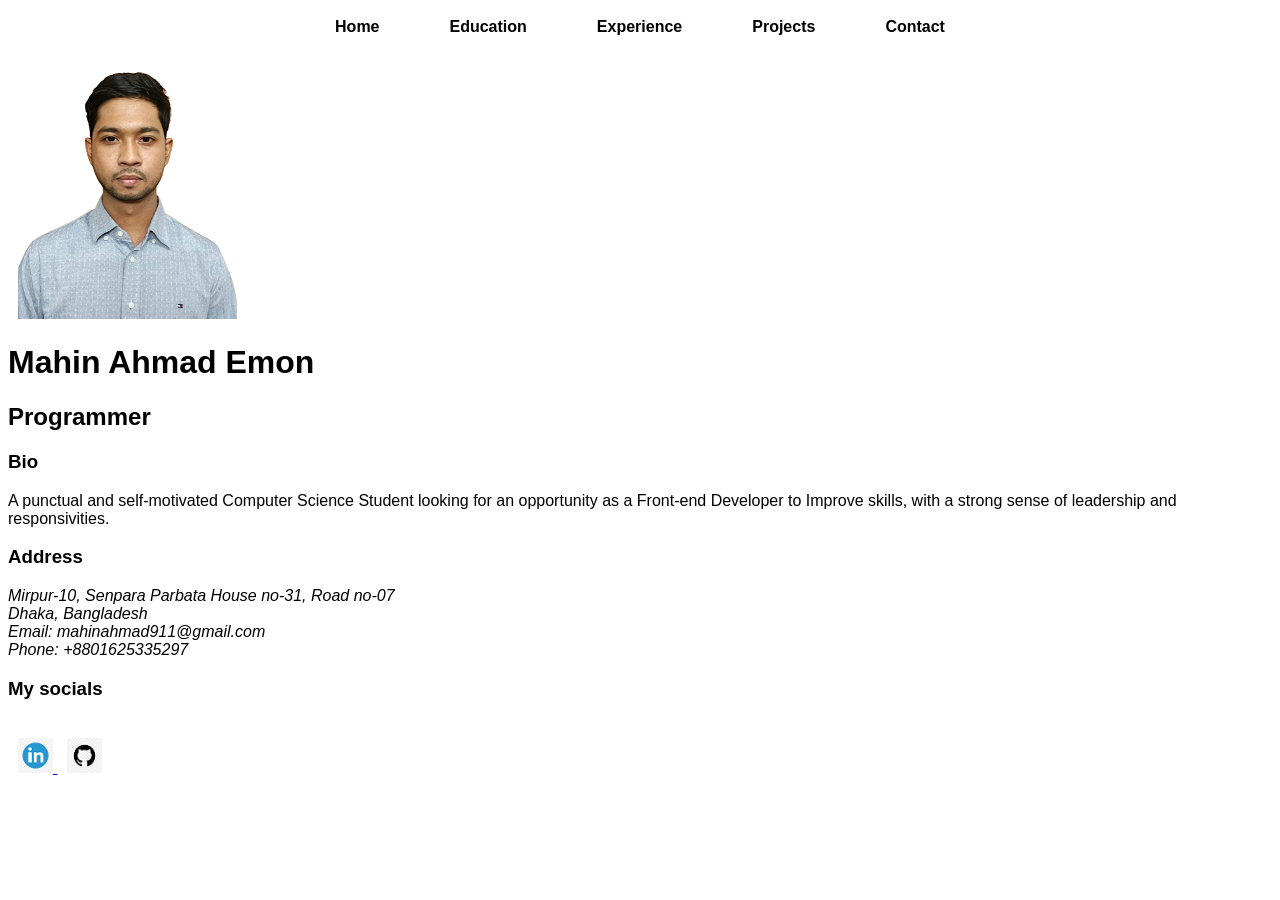
<file: portfolio/index.html>
<!DOCTYPE html>
<html>

<head>
    <title>
        My Portfolio
    </title>
    <link rel="stylesheet" href="css/style.css">
</head>

<body>
    <nav class="menu">
        <ul>
            <li><a href="index.html">Home</a></li>
            <li><a href="html/educations.html">Education</a></li>
            <li><a href="html/experience.html">Experience</a></li>
            <li><a href="html/projects.html">Projects</a></li>
            <li><a href="html/contact.html">Contact</a></li>
        </ul>
    </nav>

    <img src="data/CVPIC.png" alt="pic">
    <h1>Mahin Ahmad Emon</h1>
    <h2>Programmer</h2>
    <h3>Bio</h3>
    <p>A punctual and self-motivated Computer Science Student looking for an opportunity as
        a Front-end Developer to Improve skills, with a strong sense
        of leadership and responsivities.</p>
    <h3>Address</h3>
    <Address>
        Mirpur-10, Senpara Parbata House no-31, Road no-07 <br>
        Dhaka, Bangladesh<br>
        Email: mahinahmad911@gmail.com<br>
        Phone: +8801625335297
    </Address>

    <footer class="footer">
        <h3>My socials</h3>
        <a href="https://www.linkedin.com/in/mahin-ahmad-emon-5a2ab5274/" target="_blank">
            <img src="data/linkedin.png" alt="LinkedIn" width="35">
        </a>
        <a href="https://github.com/MahinAhmadEmon" target="_blank">
            <img src="data/github.png" alt="GitHub" width="35">
        </a>
    </footer>
</body>

</html>
</file>
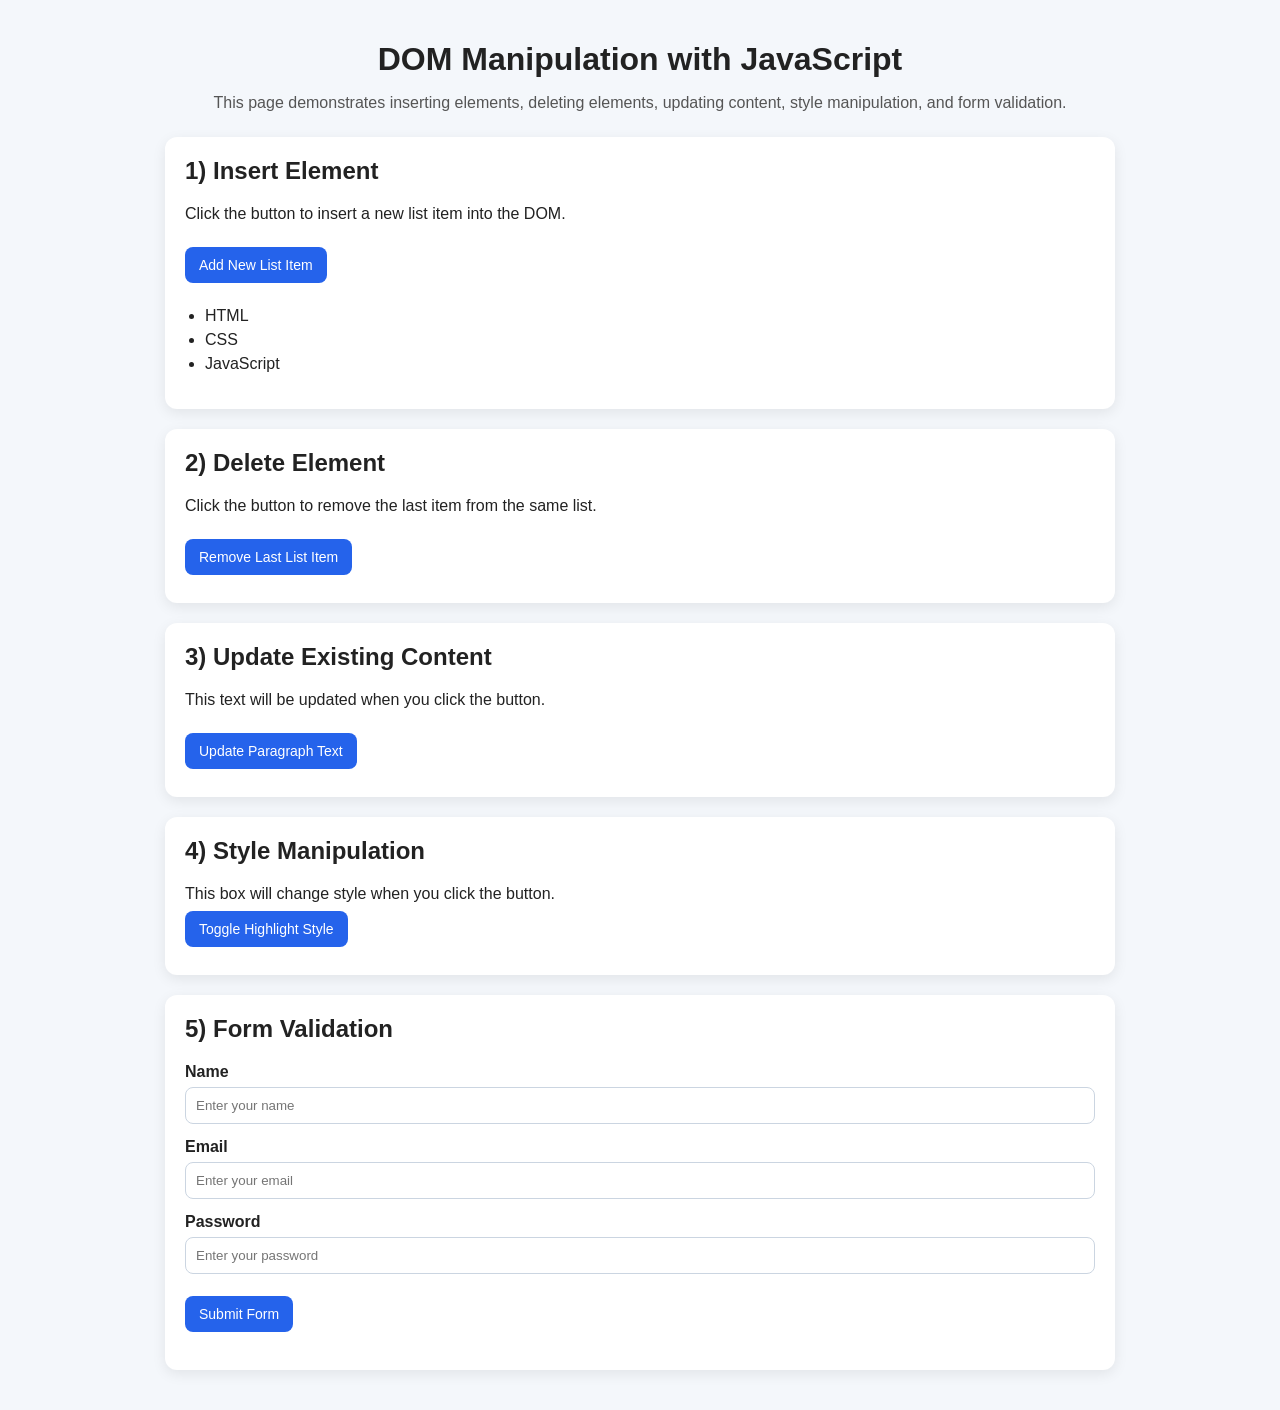
<file: dommanipulation.html>
<!DOCTYPE html>
<html lang="en">

<head>
    <meta charset="UTF-8" />
    <meta name="viewport" content="width=device-width, initial-scale=1.0" />
    <title>DOM Manipulation Demo</title>

    <style>
        /*
      BASIC PAGE STYLING
      ------------------
      These styles make the demo easier to read and interact with.
      The JavaScript section below will also change some styles dynamically,
      which demonstrates style manipulation through the DOM.
    */
        body {
            font-family: Arial, sans-serif;
            background: #f4f7fb;
            margin: 0;
            padding: 20px;
            color: #222;
        }

        .container {
            max-width: 950px;
            margin: 0 auto;
        }

        h1 {
            text-align: center;
            margin-bottom: 10px;
        }

        .subtitle {
            text-align: center;
            margin-bottom: 25px;
            color: #555;
        }

        .section {
            background: #fff;
            border-radius: 12px;
            padding: 20px;
            margin-bottom: 20px;
            box-shadow: 0 4px 14px rgba(0, 0, 0, 0.08);
        }

        .section h2 {
            margin-top: 0;
        }

        button {
            margin: 8px 8px 8px 0;
            padding: 10px 14px;
            border: none;
            border-radius: 8px;
            background: #2563eb;
            color: white;
            cursor: pointer;
            font-size: 14px;
        }

        button:hover {
            background: #1d4ed8;
        }

        ul {
            padding-left: 20px;
        }

        li {
            margin-bottom: 6px;
        }

        .highlight {
            background-color: #fff3cd;
            color: #7c2d12;
            padding: 10px;
            border-left: 5px solid #f59e0b;
            border-radius: 6px;
        }

        .error {
            color: #b91c1c;
            font-size: 14px;
            margin-top: 6px;
        }

        .success {
            color: #166534;
            font-weight: bold;
            margin-top: 10px;
        }

        .input-group {
            margin-bottom: 14px;
        }

        label {
            display: block;
            margin-bottom: 6px;
            font-weight: bold;
        }

        input {
            width: 100%;
            padding: 10px;
            border: 1px solid #cbd5e1;
            border-radius: 8px;
            box-sizing: border-box;
        }

        .invalid {
            border: 2px solid #dc2626;
            background: #fef2f2;
        }

        .valid {
            border: 2px solid #16a34a;
            background: #f0fdf4;
        }
    </style>
</head>

<body>
    <div class="container">
        <h1>DOM Manipulation with JavaScript</h1>
        <p class="subtitle">
            This page demonstrates inserting elements, deleting elements, updating content,
            style manipulation, and form validation.
        </p>

        <!--
      SECTION 1: INSERTING NEW ELEMENTS
      ---------------------------------
      We will add new <li> items into the unordered list when the user clicks a button.
    -->
        <div class="section">
            <h2>1) Insert Element</h2>
            <p>Click the button to insert a new list item into the DOM.</p>
            <button id="addItemBtn">Add New List Item</button>
            <ul id="itemList">
                <li>HTML</li>
                <li>CSS</li>
                <li>JavaScript</li>
            </ul>
        </div>

        <!--
      SECTION 2: DELETING AN EXISTING ELEMENT
      ---------------------------------------
      We will remove the last list item from the list.
    -->
        <div class="section">
            <h2>2) Delete Element</h2>
            <p>Click the button to remove the last item from the same list.</p>
            <button id="removeItemBtn">Remove Last List Item</button>
        </div>

        <!--
      SECTION 3: UPDATING CONTENT OF AN EXISTING ELEMENT
      --------------------------------------------------
      We will change the text inside the paragraph below.
    -->
        <div class="section">
            <h2>3) Update Existing Content</h2>
            <p id="contentText">This text will be updated when you click the button.</p>
            <button id="updateTextBtn">Update Paragraph Text</button>
        </div>

        <!--
      SECTION 4: STYLE MANIPULATION
      -----------------------------
      JavaScript will dynamically add/remove a CSS class on the box below.
      This is a common DOM manipulation technique for changing styles.
    -->
        <div class="section">
            <h2>4) Style Manipulation</h2>
            <div id="styleBox">
                This box will change style when you click the button.
            </div>
            <button id="styleBtn">Toggle Highlight Style</button>
        </div>

        <!--
      SECTION 5: FORM VALIDATION
      --------------------------
      We will validate three inputs:
      - Name must not be empty
      - Email must include @ and .
      - Password must be at least 6 characters

      If validation fails, JavaScript will show error messages and style the inputs.
      If validation passes, a success message will be shown.
    -->
        <div class="section">
            <h2>5) Form Validation</h2>
            <form id="demoForm" novalidate>
                <div class="input-group">
                    <label for="name">Name</label>
                    <input type="text" id="name" placeholder="Enter your name" />
                    <div class="error" id="nameError"></div>
                </div>

                <div class="input-group">
                    <label for="email">Email</label>
                    <input type="email" id="email" placeholder="Enter your email" />
                    <div class="error" id="emailError"></div>
                </div>

                <div class="input-group">
                    <label for="password">Password</label>
                    <input type="password" id="password" placeholder="Enter your password" />
                    <div class="error" id="passwordError"></div>
                </div>

                <button type="submit">Submit Form</button>
                <div id="formSuccess" class="success"></div>
            </form>
        </div>
    </div>

    <script>
        /*
          ==========================================================
          JAVASCRIPT: DOM MANIPULATION EXAMPLES
          ==========================================================
          DOM stands for Document Object Model.
          JavaScript uses the DOM to access, change, add, remove,
          and validate elements on a web page.
        */

        /*
          ----------------------------------------------------------
          STEP 1: SELECT THE ELEMENTS WE WANT TO WORK WITH
          ----------------------------------------------------------
          We use document.getElementById() to get references to HTML elements.
          Once we store them in variables, we can manipulate them with JavaScript.
        */
        const addItemBtn = document.getElementById('addItemBtn');
        const removeItemBtn = document.getElementById('removeItemBtn');
        const updateTextBtn = document.getElementById('updateTextBtn');
        const styleBtn = document.getElementById('styleBtn');

        const itemList = document.getElementById('itemList');
        const contentText = document.getElementById('contentText');
        const styleBox = document.getElementById('styleBox');

        const demoForm = document.getElementById('demoForm');
        const nameInput = document.getElementById('name');
        const emailInput = document.getElementById('email');
        const passwordInput = document.getElementById('password');

        const nameError = document.getElementById('nameError');
        const emailError = document.getElementById('emailError');
        const passwordError = document.getElementById('passwordError');
        const formSuccess = document.getElementById('formSuccess');

        /*
          ----------------------------------------------------------
          STEP 2: INSERT A NEW ELEMENT INTO THE DOM
          ----------------------------------------------------------
          We listen for a button click.
          When the user clicks:
          1. Create a new <li> element using document.createElement().
          2. Add text to it using textContent.
          3. Add that new <li> to the <ul> using appendChild().
        */
        let itemCounter = 1;

        addItemBtn.addEventListener('click', function () {
            // Create a brand new <li> element.
            const newItem = document.createElement('li');

            // Set the text that will appear inside the new list item.
            newItem.textContent = 'New Topic ' + itemCounter;

            // Add the new item to the end of the list.
            itemList.appendChild(newItem);

            // Increase counter so each inserted item gets a different name.
            itemCounter++;
        });

        /*
          ----------------------------------------------------------
          STEP 3: DELETE AN EXISTING ELEMENT
          ----------------------------------------------------------
          We remove the last <li> from the list.
          To do that:
          1. Check whether the list has any children.
          2. Use lastElementChild to get the last <li>.
          3. Remove it using removeChild().
        */
        removeItemBtn.addEventListener('click', function () {
            // Check if there is at least one list item in the list.
            if (itemList.children.length > 0) {
                // Get the last item in the list.
                const lastItem = itemList.lastElementChild;

                // Remove the last item from the list.
                itemList.removeChild(lastItem);
            } else {
                // This alert helps the user understand why nothing happened.
                alert('There are no items left to remove.');
            }
        });

        /*
          ----------------------------------------------------------
          STEP 4: UPDATE THE CONTENT OF AN EXISTING ELEMENT
          ----------------------------------------------------------
          We change the text inside an existing paragraph.
          This is done using the textContent property.
        */
        updateTextBtn.addEventListener('click', function () {
            contentText.textContent = 'The paragraph text has been updated using JavaScript DOM manipulation!';
        });

        /*
          ----------------------------------------------------------
          STEP 5: STYLE MANIPULATION
          ----------------------------------------------------------
          We use classList.toggle() to add or remove a CSS class.
          When the class exists, the style changes.
          When it is removed, the original style comes back.
        */
        styleBtn.addEventListener('click', function () {
            styleBox.classList.toggle('highlight');
        });

        /*
          ----------------------------------------------------------
          STEP 6: FORM VALIDATION HELPER FUNCTIONS
          ----------------------------------------------------------
          These helper functions make the validation code cleaner.
          - showError(): display an error message and mark input as invalid
          - showValid(): remove error message and mark input as valid
          - resetValidation(): clear previous validation states/messages
        */

        function showError(inputElement, errorElement, message) {
            // Show the error message text.
            errorElement.textContent = message;

            // Remove any old "valid" class and add "invalid" class.
            inputElement.classList.remove('valid');
            inputElement.classList.add('invalid');
        }

        function showValid(inputElement, errorElement) {
            // Remove any old error message.
            errorElement.textContent = '';

            // Remove invalid styling and add valid styling.
            inputElement.classList.remove('invalid');
            inputElement.classList.add('valid');
        }

        function resetValidation() {
            // Clear success message from any previous submission.
            formSuccess.textContent = '';

            // Clear all error texts.
            nameError.textContent = '';
            emailError.textContent = '';
            passwordError.textContent = '';

            // Remove both valid/invalid classes from every input.
            nameInput.classList.remove('valid', 'invalid');
            emailInput.classList.remove('valid', 'invalid');
            passwordInput.classList.remove('valid', 'invalid');
        }

        /*
          ----------------------------------------------------------
          STEP 7: FORM VALIDATION ON SUBMIT
          ----------------------------------------------------------
          When the form is submitted:
          1. Prevent default form submission with preventDefault().
          2. Reset old validation messages.
          3. Read current input values.
          4. Check each input with rules.
          5. Show errors if something is wrong.
          6. If everything is correct, show a success message.
        */
        demoForm.addEventListener('submit', function (event) {
            // Stop the form from reloading the page.
            event.preventDefault();

            // Remove old validation messages/styles before checking again.
            resetValidation();

            // Get the trimmed values typed by the user.
            const nameValue = nameInput.value.trim();
            const emailValue = emailInput.value.trim();
            const passwordValue = passwordInput.value.trim();

            // This variable helps us track whether the form is valid overall.
            let isFormValid = true;

            /*
              VALIDATE NAME
              Rule: name cannot be empty.
            */
            if (nameValue === '') {
                showError(nameInput, nameError, 'Name is required.');
                isFormValid = false;
            } else {
                showValid(nameInput, nameError);
            }

            /*
              VALIDATE EMAIL
              Rule: must include both "@" and "."
              Note: this is a simple demo check, not a perfect real-world email validator.
            */
            if (emailValue === '') {
                showError(emailInput, emailError, 'Email is required.');
                isFormValid = false;
            } else if (!emailValue.includes('@') || !emailValue.includes('.')) {
                showError(emailInput, emailError, 'Please enter a valid email address.');
                isFormValid = false;
            } else {
                showValid(emailInput, emailError);
            }

            /*
              VALIDATE PASSWORD
              Rule: password must be at least 6 characters long.
            */
            if (passwordValue === '') {
                showError(passwordInput, passwordError, 'Password is required.');
                isFormValid = false;
            } else if (passwordValue.length < 6) {
                showError(passwordInput, passwordError, 'Password must be at least 6 characters long.');
                isFormValid = false;
            } else {
                showValid(passwordInput, passwordError);
            }

            /*
              FINAL RESULT
              If every validation rule passed, show a success message.
            */
            if (isFormValid) {
                formSuccess.textContent = 'Form submitted successfully! All fields are valid.';
            }
        });
    </script>
</body>

</html>
</file>
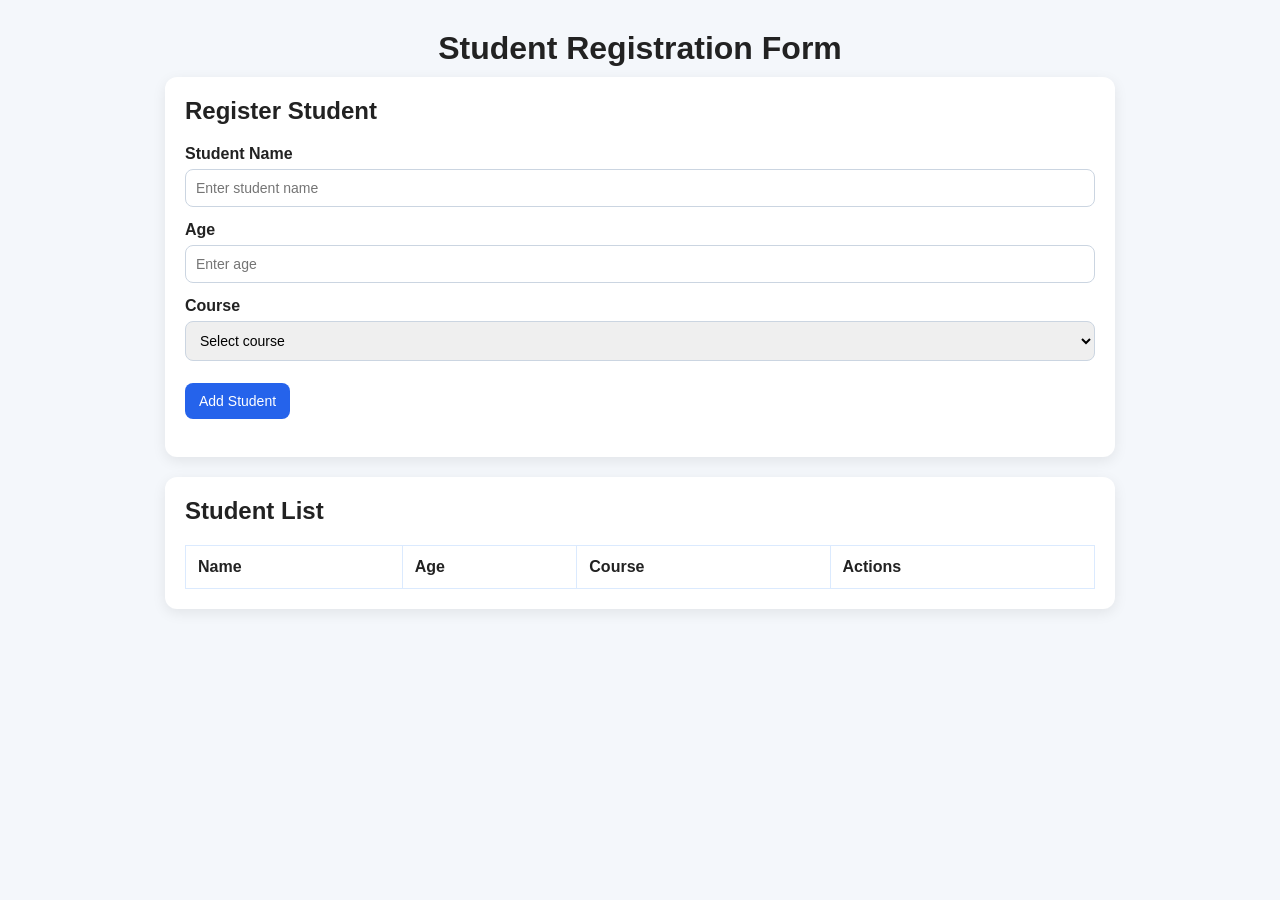
<file: labtask2.html>
<!DOCTYPE html>
<html lang="en">

<head>
    <title>Student Registration Form</title>

    <style>
        body {
            font-family: Arial, sans-serif;
            background: #f4f7fb;
            margin: 0;
            padding: 20px;
            color: #222;
        }

        .container {
            max-width: 950px;
            margin: 0 auto;
        }

        h1 {
            text-align: center;
            margin-top: 10px;
            margin-bottom: 10px;
        }

        .section {
            background: #fff;
            border-radius: 12px;
            padding: 20px;
            margin-bottom: 20px;
            box-shadow: 0 4px 14px rgba(0, 0, 0, 0.08);
        }

        .section h2 {
            margin-top: 0;
        }

        .input-group {
            margin-bottom: 14px;
        }

        label {
            display: block;
            margin-bottom: 6px;
            font-weight: bold;
        }

        input,
        select {
            width: 100%;
            padding: 10px;
            border: 1px solid #cbd5e1;
            border-radius: 8px;
            box-sizing: border-box;
            font-size: 14px;
        }

        button {
            margin: 8px 8px 8px 0;
            padding: 10px 14px;
            border: none;
            border-radius: 8px;
            background: #2563eb;
            color: white;
            cursor: pointer;
            font-size: 14px;
        }

        button:hover {
            background: #1d4ed8;
        }

        .error {
            color: #b91c1c;
            font-size: 14px;
            margin-top: 6px;
        }

        .success {
            color: #166534;
            font-weight: bold;
            margin-top: 10px;
        }

        .invalid {
            border: 2px solid #dc2626;
            background: #fef2f2;
        }

        .valid {
            border: 2px solid #16a34a;
            background: #f0fdf4;
        }

        table {
            width: 100%;
            border-collapse: collapse;
            margin-top: 20px;
        }

        th,
        td {
            border: 1px solid #dbeafe;
            padding: 12px;
            text-align: left;
        }

        .remove-btn {
            background: #dc2626;
        }

        .remove-btn:hover {
            background: #b91c1c;
        }

        .update-btn {
            background: #16a34a;
        }

        .update-btn:hover {
            background: #15803d;
        }
    </style>
</head>

<body>
    <div class="container">
        <h1>Student Registration Form</h1>
        <div class="section">
            <h2>Register Student</h2>
            <form id="studentForm" novalidate>
                <div class="input-group">
                    <label for="studentName">Student Name</label>
                    <input type="text" id="studentName" placeholder="Enter student name">
                    <div class="error" id="nameError"></div>
                </div>

                <div class="input-group">
                    <label for="studentAge">Age</label>
                    <input type="text" id="studentAge" placeholder="Enter age">
                    <div class="error" id="ageError"></div>
                </div>

                <div class="input-group">
                    <label for="studentCourse">Course</label>
                    <select id="studentCourse">
                        <option value="">Select course</option>
                        <option value="Web Tech">CSE</option>
                        <option value="Ai">BBA</option>
                        <option value="C#">English</option>
                        <option value="Java">Math</option>
                        <option value="C++">Math</option>
                    </select>
                    <div class="error" id="courseError"></div>
                </div>
                <button type="submit" id="submitBtn">Add Student</button>
                <div class="success" id="formSuccess"></div>
            </form>
        </div>

        <div class="section">
            <h2>Student List</h2>
            <table>
                <thead>
                    <tr>
                        <th>Name</th>
                        <th>Age</th>
                        <th>Course</th>
                        <th>Actions</th>
                    </tr>
                </thead>
                <tbody id="studentTableBody"></tbody>
            </table>
        </div>
    </div>

    <script>
        const studentForm = document.getElementById('studentForm');
        const studentName = document.getElementById('studentName');
        const studentAge = document.getElementById('studentAge');
        const studentCourse = document.getElementById('studentCourse');
        const studentTableBody = document.getElementById('studentTableBody');
        const submitBtn = document.getElementById('submitBtn');
        const formSuccess = document.getElementById('formSuccess');
        const nameError = document.getElementById('nameError');
        const ageError = document.getElementById('ageError');
        const courseError = document.getElementById('courseError');

        let editRow = null;

        function showError(inputElement, errorElement, message) {
            errorElement.textContent = message;
            inputElement.classList.remove('valid');
            inputElement.classList.add('invalid');
        }

        function showValid(inputElement, errorElement) {
            errorElement.textContent = '';
            inputElement.classList.remove('invalid');
            inputElement.classList.add('valid');
        }

        function resetValidation() {
            formSuccess.textContent = '';

            nameError.textContent = '';
            ageError.textContent = '';
            courseError.textContent = '';

            studentName.classList.remove('valid', 'invalid');
            studentAge.classList.remove('valid', 'invalid');
            studentCourse.classList.remove('valid', 'invalid');
        }

        function clearForm() {
            studentName.value = '';
            studentAge.value = '';
            studentCourse.value = '';
            editRow = null;
            submitBtn.textContent = 'Add Student';

            studentName.classList.remove('valid');
            studentAge.classList.remove('valid');
            studentCourse.classList.remove('valid');
        }

        studentForm.addEventListener('submit', function (event) {
            event.preventDefault();
            resetValidation();

            const nameValue = studentName.value.trim();
            const ageValue = studentAge.value.trim();
            const courseValue = studentCourse.value;

            let isFormValid = true;

            if (nameValue === '') {
                showError(studentName, nameError, 'Name is required.');
                isFormValid = false;
            } else {
                showValid(studentName, nameError);
            }

            if (ageValue === '') {
                showError(studentAge, ageError, 'Age is required.');
                isFormValid = false;
            } else if (isNaN(ageValue)) {
                showError(studentAge, ageError, 'Age must be a number.');
                isFormValid = false;
            } else {
                showValid(studentAge, ageError);
            }

            if (courseValue === '') {
                showError(studentCourse, courseError, 'Please select a course.');
                isFormValid = false;
            } else {
                showValid(studentCourse, courseError);
            }

            if (!isFormValid) {
                return;
            }

            if (editRow === null) {
                const newRow = document.createElement('tr');

                newRow.innerHTML = `
                    <td>${nameValue}</td>
                    <td>${ageValue}</td>
                    <td>${courseValue}</td>
                    <td>
                        <button type="button" class="btn-small update-btn">Update</button>
                        <button type="button" class="btn-small remove-btn">Remove</button>
                    </td>
                `;

                studentTableBody.appendChild(newRow);
                formSuccess.textContent = 'Student added successfully!';
            } else {
                editRow.cells[0].textContent = nameValue;
                editRow.cells[1].textContent = ageValue;
                editRow.cells[2].textContent = courseValue;
                formSuccess.textContent = 'Student updated successfully!';
            }

            clearForm();
        });

        studentTableBody.addEventListener('click', function (event) {
            if (event.target.classList.contains('remove-btn')) {
                const row = event.target.parentElement.parentElement;
                row.remove();
                formSuccess.textContent = 'Student removed successfully!';
            }

            if (event.target.classList.contains('update-btn')) {
                const row = event.target.parentElement.parentElement;

                studentName.value = row.cells[0].textContent;
                studentAge.value = row.cells[1].textContent;
                studentCourse.value = row.cells[2].textContent;

                editRow = row;
                submitBtn.textContent = 'Save Update';
                formSuccess.textContent = '';
            }
        });
    </script>
</body>

</html>
</file>
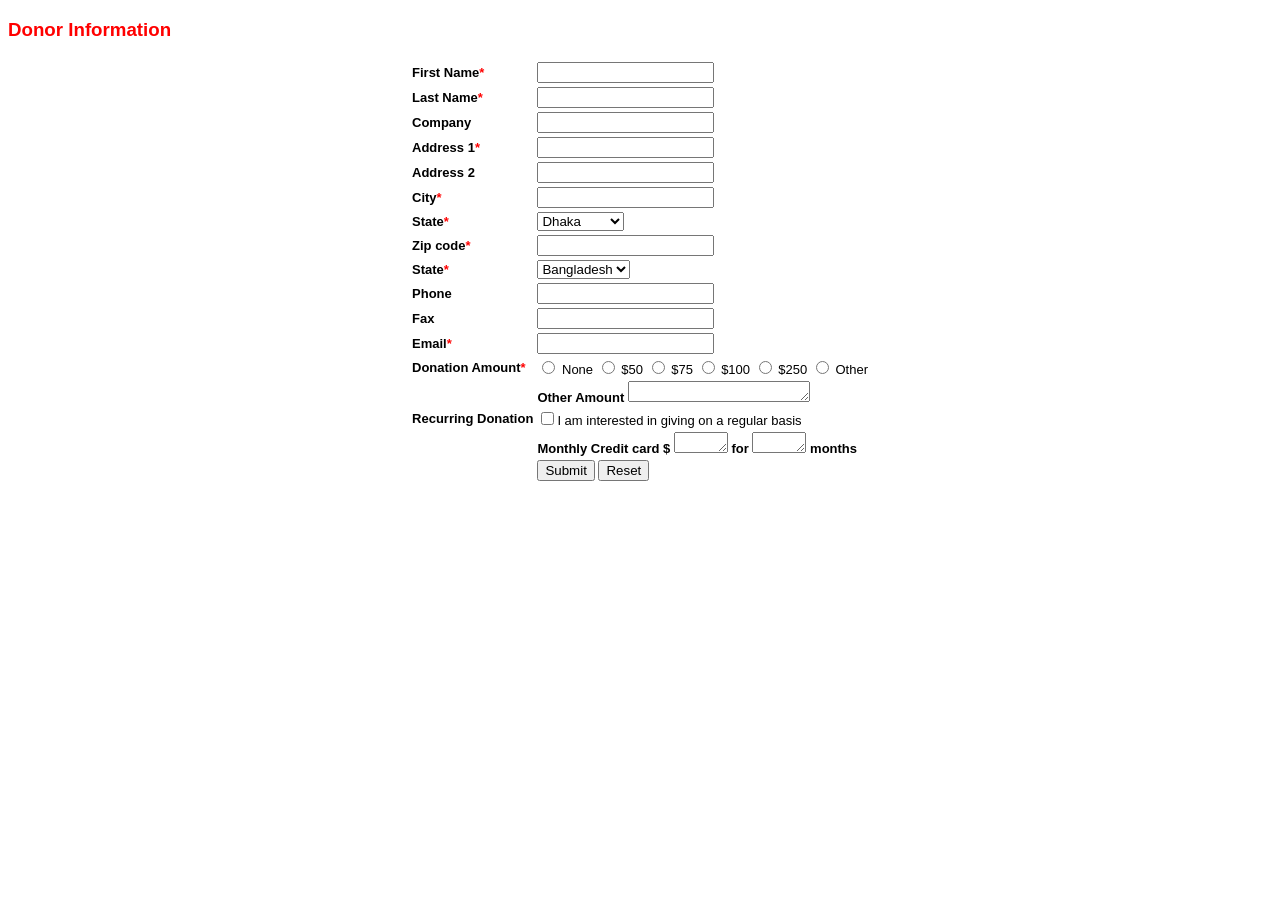
<file: lab/form.html>
<!DOCTYPE html>

<head>
    <title>Lab Form</title>
    <link rel="stylesheet" href="form.css">
</head>

<body class="body">

    <h3>Donor Information</h3>

    <form class="form" method="post">
        <table class="table">
            <tr>
                <td><label for="First Name">First Name<span>*</span></label></td>
                <td><input type="text" id="First name" required maxlength="10"></td>
            </tr>
            <tr>
                <td><label for="Last Name">Last Name<span>*</span></label></td>
                <td><input type="text" id="Last name" required maxlength="10"></td>
            </tr>
            <tr>
                <td><label for="Company">Company</label></td>
                <td><input type="text" id="Company" required></td>
            </tr>
            <tr>
                <td><label for="Address1">Address 1<span>*</span></label></td>
                <td><input type="text" id="Address 1" required></td>
            </tr>
            <tr>
                <td><label for="Address2">Address 2</label></td>
                <td><input type="text" id="Address 2" required></td>
            </tr>
            <tr>
                <td><label for="City">City<span>*</span></label></td>
                <td><input type="text" id="City" required maxlength="10"></td>
            </tr>
            <tr>
                <td><label for="State">State<span>*</span></label></td>
                <td>
                    <select name="State" placeholder="Select a State">
                        <option value="bd">Dhaka</option>
                        <option value="bd">Chittagong</option>
                        <option value="bd">Rajshahi</option>
                        <option value="bd">Khulna</option>
                        <option value="bd">Borishal</option>
                        <option value="bd">Sylhet</option>
                        <option value="bd">Rongpur</option>
                    </select>
                </td>
            <tr>
                <td><label for="ZipCOde">Zip code<span>*</span></label></td>
                <td><input type="number" id="Zip Code" required maxlength="10"></td>
            </tr>
            <tr>
                <td><label for="State">State<span>*</span></label></td>
                <td>
                    <select name="State" placeholder="Select a State">
                        <option value="bd">Bangladesh</option>
                    </select>
                </td>
            </tr>
            <tr>
                <td><label for="Phone">Phone</label></td>
                <td><input type="number" id="Phone" maxlength="11"></td>
            </tr>
            <tr>
                <td><label for="Phone">Fax</label></td>
                <td><input type="number" id="Fax"></td>
            </tr>
            <tr>
                <td><label for="Email">Email<span>*</span></label></td>
                <td><input type="text" id="Email" required></td>
            </tr>
            <tr>
                <td><label for="Donation">Donation Amount<span>*</span></label></td>
                <td>
                    <input type="radio" name="option" value="None"> None
                    <input type="radio" name="option" value="$50"> $50
                    <input type="radio" name="option" value="$75"> $75
                    <input type="radio" name="option" value="$100"> $100
                    <input type="radio" name="option" value="$250"> $250
                    <input type="radio" name="option" value="Other"> Other
                </td>
            </tr>
            <tr>
                <td></td>
                <td><label for="Other Amount">Other Amount <textarea id="OtherAmount" name="OtherAmount" rows="1"
                            cols="20" maxlength="8"></textarea></label></td>
            </tr>
            <tr>
                <td><label for="Recurring Doantion">Recurring Donation</label></td>
                <td><input type="checkbox" value="html">I am interested in giving on a regular basis</td>
            </tr>
            <tr>
                <td></td>
                <td><label for="Monthly">Monthly Credit card $ <textarea id="Monthly" rows="1" cols="4"></textarea> for
                        <textarea id="Monthly" rows="1" cols="4"></textarea> months</label> </td>
            </tr>
            <tr>
                <td></td>
                <td>
                    <input type="submit">
                    <input type="reset">
                </td>
            </tr>
        </table>

    </form>
</body>

</html>
</file>
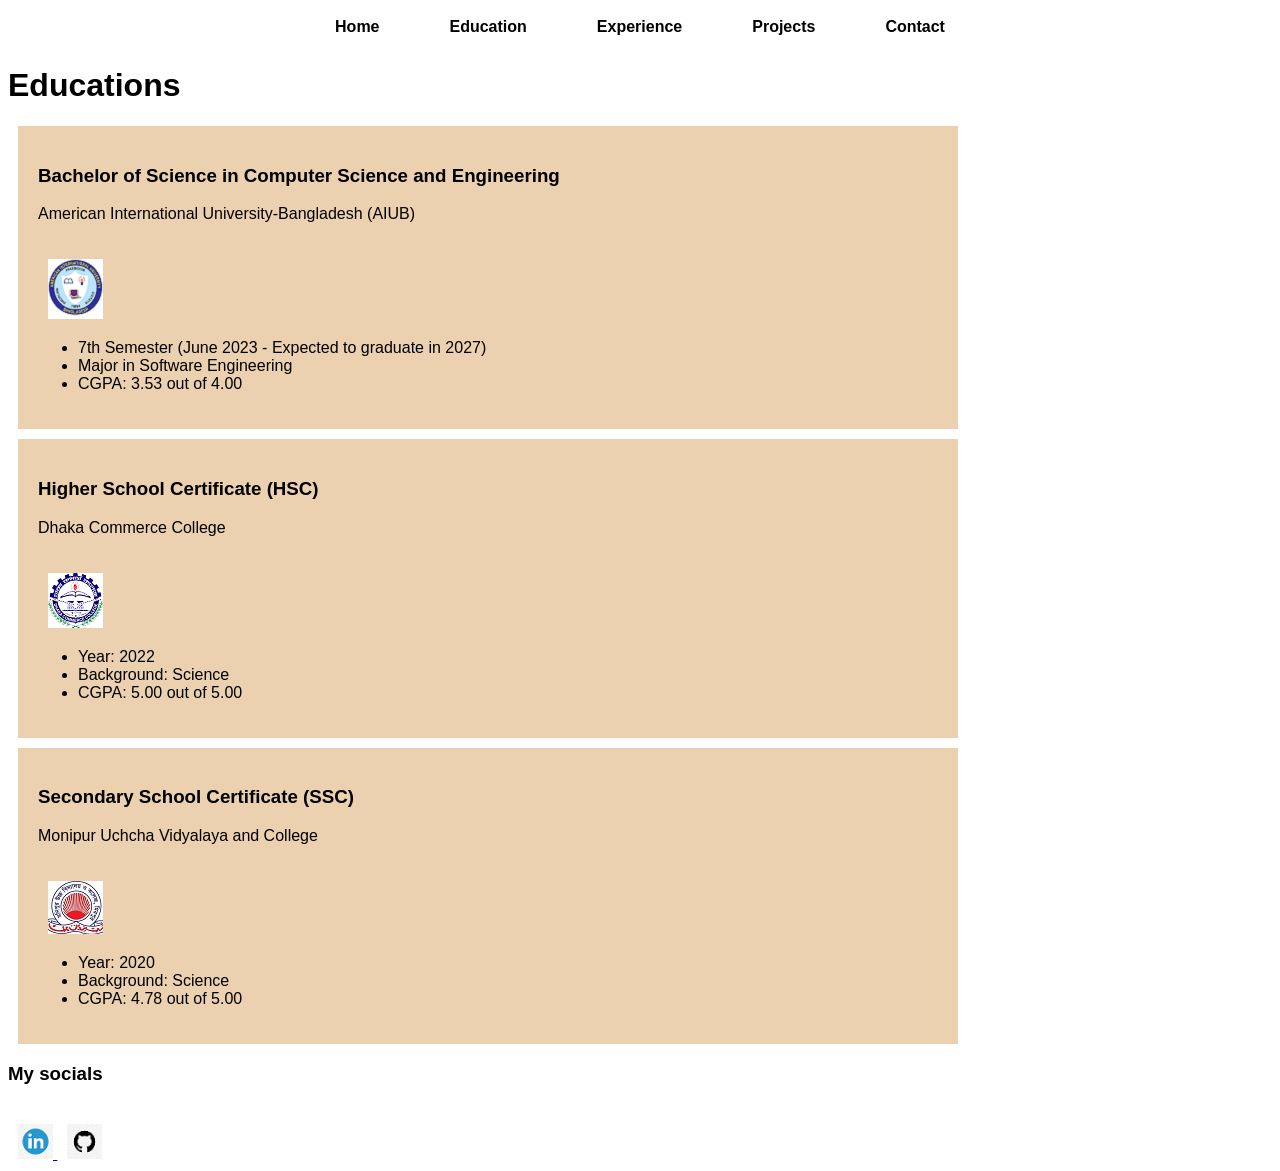
<file: portfolio/html/educations.html>
<!DOCTYPE html>
<head>
  <title>
        My Educations
    </title>
    <link rel="stylesheet" href="../css/style.css">
    <link rel="stylesheet" href="../css/education.css">
</head>
<body>
  <div class = "nav">
    <nav class="menu">
      <ul>
        <li><a href="../index.html">Home</a></li>
        <li><a href="educations.html">Education</a></li>
        <li><a href="experience.html">Experience</a></li>
        <li><a href="projects.html">Projects</a></li>
        <li><a href="contact.html">Contact</a></li>
      </ul>
    </nav>
  </div>

  
  <h1>Educations</h1>
  <div class = "div2">
    <h3>Bachelor of Science in Computer Science and Engineering</h3>
  <p>American International University-Bangladesh (AIUB) </p>
  <img src="../data/AIUB.png" alt="aiub">
  <ul>
    <li>7th Semester (June 2023 - Expected to graduate in 2027)</li>
    <li>Major in Software Engineering</li>
    <li>CGPA: 3.53 out of 4.00</li>
  </ul>
  </div>

  <div class = "div3">
  <h3>Higher School Certificate (HSC)</h3>
  <p>Dhaka Commerce College</p>
  <img src="../data/DCC.png" alt="aiub">
  <ul>
    <li>Year: 2022</li>
    <li>Background: Science</li>
    <li>CGPA: 5.00 out of 5.00</li>
  </ul>
  </div>

  <div class ="div4">
  <h3>Secondary School Certificate (SSC)</h3>
  <p>Monipur Uchcha Vidyalaya and College</p>
  <img src="../data/MUBC.jpg" alt="aiub">
  <ul>
    <li>Year: 2020</li>
    <li>Background: Science</li>
    <li>CGPA: 4.78 out of 5.00</li>
  </ul>
  </div>

  <footer class="footer">
        <h3>My socials</h3>
        <a href="https://www.linkedin.com/in/mahin-ahmad-emon-5a2ab5274/" target="_blank">
            <img src="../data/linkedin.png" alt="LinkedIn" width="35">
        </a>
        <a href="https://github.com/MahinAhmadEmon" target="_blank">
            <img src="../data/github.png" alt="GitHub" width="35">
        </a>
    </footer>

</body>
</html>
</file>
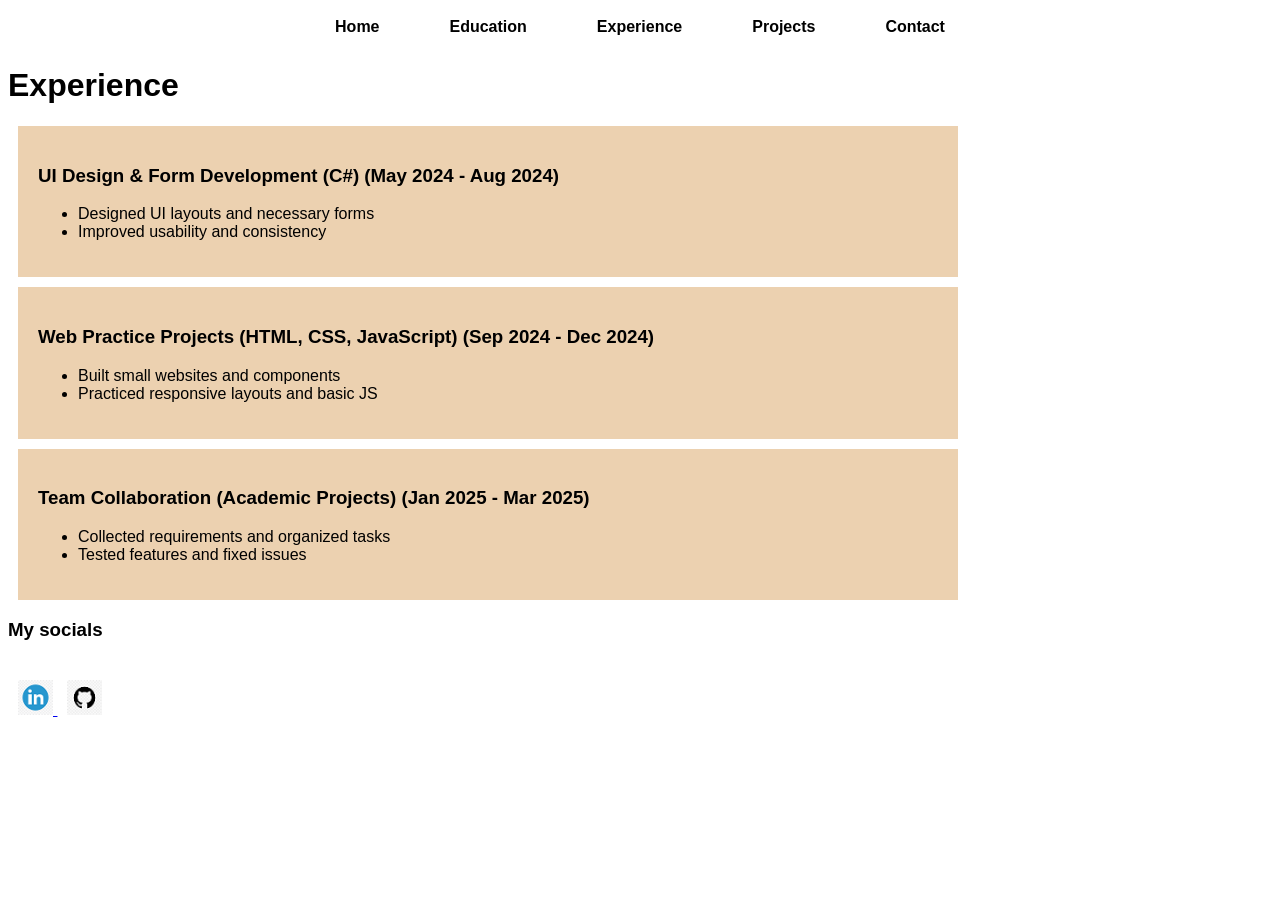
<file: portfolio/html/experience.html>
<!DOCTYPE html>
<html>
<head>
  <title>Experience</title>
  <link rel="stylesheet" href="../css/style.css">
  <link rel="stylesheet" href="../css/experience.css">
</head>
<body>

  <nav class="menu">
      <ul>
        <li><a href="../index.html">Home</a></li>
        <li><a href="educations.html">Education</a></li>
        <li><a href="experience.html">Experience</a></li>
        <li><a href="projects.html">Projects</a></li>
        <li><a href="contact.html">Contact</a></li>
      </ul>
    </nav>

  <h1>Experience</h1>
  <div class ="div1">
  <h3>UI Design & Form Development (C#) (May 2024 - Aug 2024)</h3>
  <ul>
    <li>Designed UI layouts and necessary forms</li>
    <li>Improved usability and consistency</li>
  </ul>
  </div>

  <div class = "div2">
  <h3>Web Practice Projects (HTML, CSS, JavaScript) (Sep 2024 - Dec 2024)</h3>
  <ul>
    <li>Built small websites and components</li>
    <li>Practiced responsive layouts and basic JS</li>
  </ul>
  </div>

  <div class = "div3">
  <h3>Team Collaboration (Academic Projects) (Jan 2025 - Mar 2025)</h3>
  <ul>
    <li>Collected requirements and organized tasks</li>
    <li>Tested features and fixed issues</li>
  </ul>
  </div>

  <footer class="footer">
        <h3>My socials</h3>
        <a href="https://www.linkedin.com/in/mahin-ahmad-emon-5a2ab5274/" target="_blank">
            <img src="../data/linkedin.png" alt="LinkedIn" width="35">
        </a>
        <a href="https://github.com/MahinAhmadEmon" target="_blank">
            <img src="../data/github.png" alt="GitHub" width="35">
        </a>
    </footer>

</body>
</html>
</file>
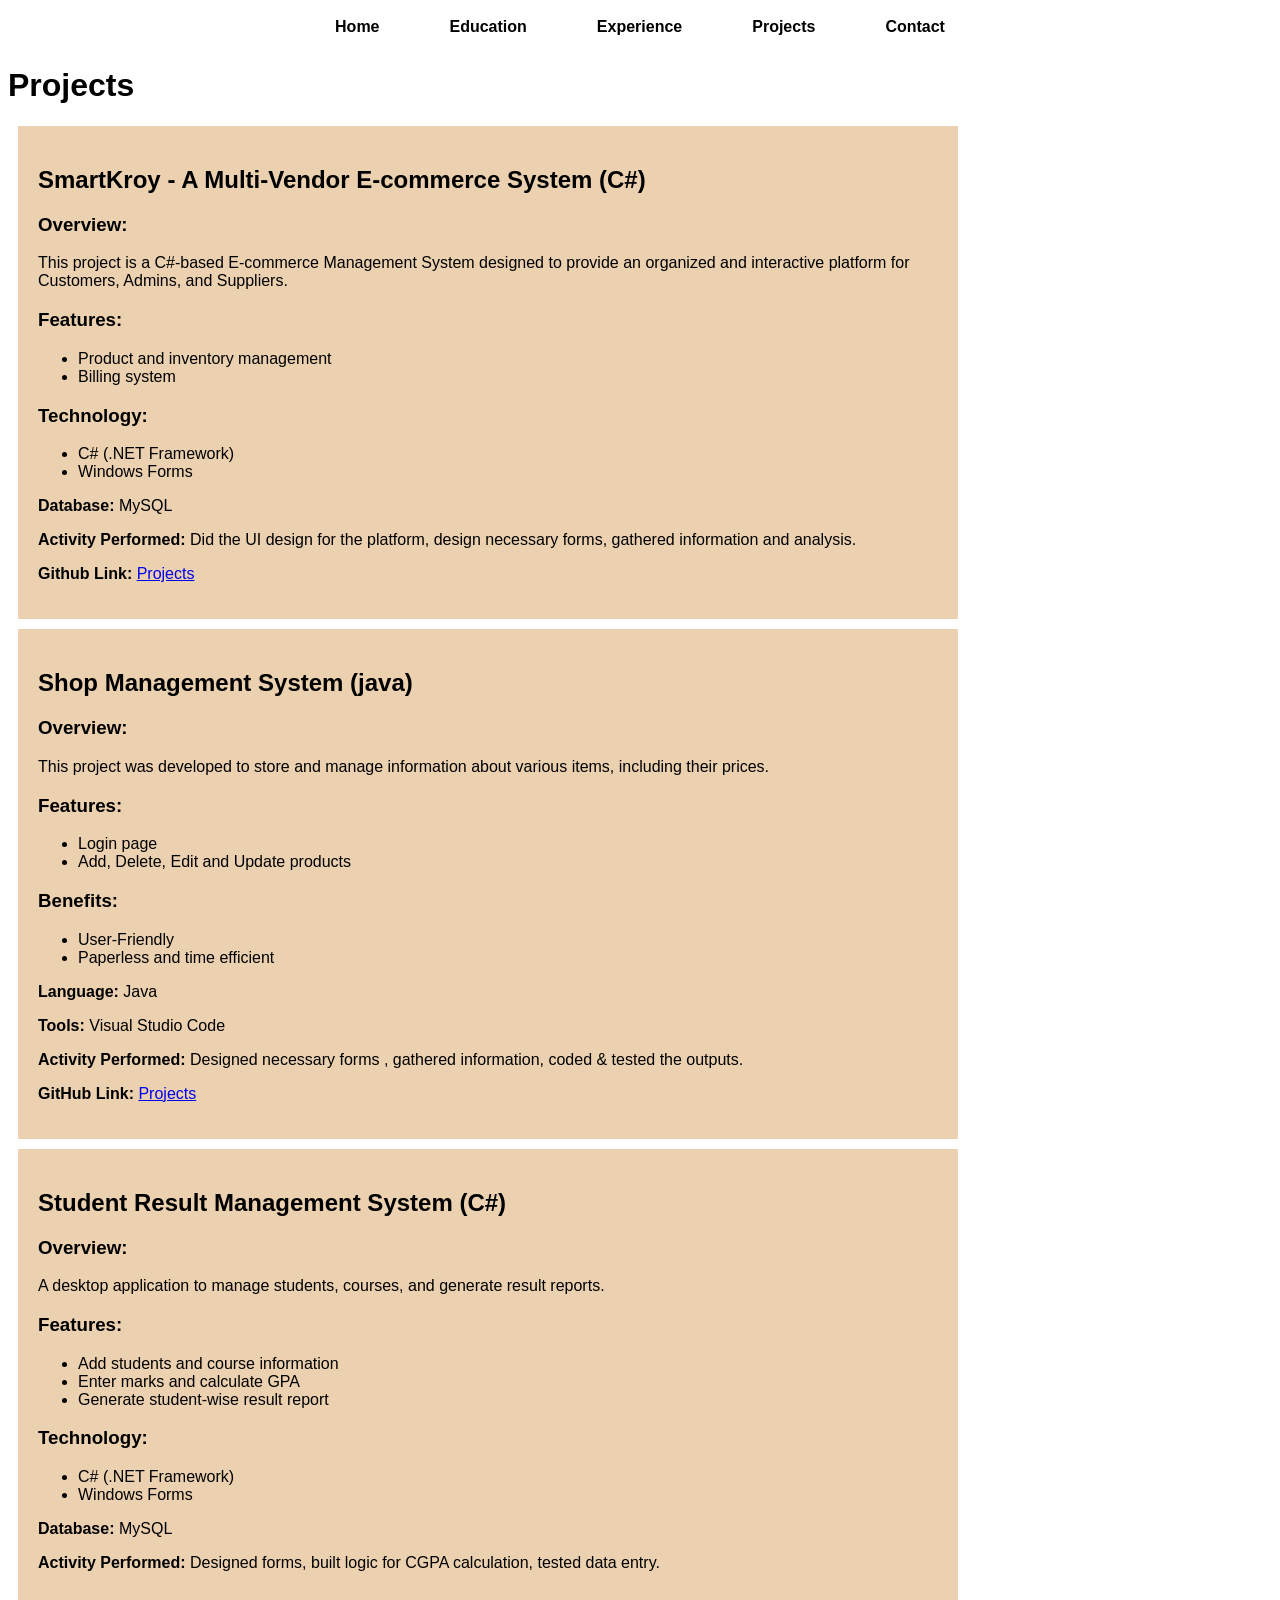
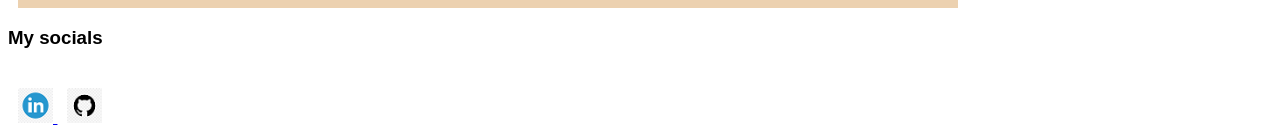
<file: portfolio/html/projects.html>
<!DOCTYPE html>

<head>
    <title>
        My Project
    </title>
    <link rel="stylesheet" href="../css/style.css">
    <link rel="stylesheet" href="../css/projects.css">
</head>

<body>

    <nav class="menu">
      <ul>
        <li><a href="../index.html">Home</a></li>
        <li><a href="educations.html">Education</a></li>
        <li><a href="experience.html">Experience</a></li>
        <li><a href="projects.html">Projects</a></li>
        <li><a href="contact.html">Contact</a></li>
      </ul>
    </nav>

    <h1>Projects</h1>

    <div class ="div2">
    <h2>SmartKroy - A Multi-Vendor E-commerce System (C#)</h2>
    <h3>Overview:</h3>
    <p>
        This project is a C#-based E-commerce Management System designed to provide
        an organized and interactive platform for Customers, Admins, and Suppliers.
    </p>
    <h3>Features:</h3>
    <ul>
        <li>Product and inventory management</li>
        <li>Billing system</li>
    </ul>
    <h3>Technology:</h3>
    <ul>
        <li>C# (.NET Framework)</li>
        <li>Windows Forms</li>
    </ul>
    <p><strong>Database:</strong> MySQL</p>
    <p><strong>Activity Performed:</strong>
        Did the UI design for the platform, design necessary forms,
        gathered information and analysis.
    </p>
    <p><strong>Github Link:</strong>
        <a href="https://github.com/MahinAhmadEmon/Codes/tree/main/Projects/Veristy" target="_blank">
            Projects</a>
    </p>
    </div>

    <div class ="div3">
    <h2>Shop Management System (java)</h2>
    <h3>Overview:</h3>
    <p>
        This project was developed to store and manage information about various items,
        including their prices.
    </p>
        <h3>Features:</h3>
        <ul>
            <li>Login page</li>
            <li>Add, Delete, Edit and Update products</li>
        </ul>
    
        <h3>Benefits:</h3>
        <ul>
            <li>User-Friendly</li>
            <li>Paperless and time efficient</li>
        </ul>
    <p><strong>Language:</strong> Java</p>
    <p><strong>Tools:</strong> Visual Studio Code</p>
    <p><strong>Activity Performed:</strong> Designed necessary forms , gathered information, coded &amp; tested the
        outputs.</p>

    <p><strong>GitHub Link:</strong>
        <a href="https://github.com/MahinAhmadEmon/Codes/tree/main/Projects/Veristy" target="_blank">
            Projects</a>
    </p>
    </div>

    <div class ="div4">
    <h2>Student Result Management System (C#)</h2>
    <h3>Overview:</h3>
    <p>
        A desktop application to manage students, courses, and generate result reports.
    </p>
    <h3>Features:</h3>
    <ul>
        <li>Add students and course information</li>
        <li>Enter marks and calculate GPA</li>
        <li>Generate student-wise result report</li>
    </ul>
    <h3>Technology:</h3>
    <ul>
        <li>C# (.NET Framework)</li>
        <li>Windows Forms</li>
    </ul>
    <p><strong>Database:</strong> MySQL</p>
    <p><strong>Activity Performed:</strong> Designed forms, built logic for CGPA calculation, tested data entry.</p>
    </body>
    </div>
    
    <footer class="footer">
        <h3>My socials</h3>
        <a href="https://www.linkedin.com/in/mahin-ahmad-emon-5a2ab5274/" target="_blank">
            <img src="../data/linkedin.png" alt="LinkedIn" width="35">
        </a>
        <a href="https://github.com/MahinAhmadEmon" target="_blank">
            <img src="../data/github.png" alt="GitHub" width="35">
        </a>
    </footer>

</body>

</html>
</file>
<file: portfolio/css/style.css>
/*
For color: paletton.com
follow semantics

*/

.menu ul {
    list-style: none;
    margin: 0;
    padding: 0;
    display: flex;
    gap: 20px;
    justify-content: center;
    align-items: center;
}

.menu {
    border: 10px;
    padding: 10px 25px;
}



.menu a{
    text-decoration: none;
    font-family: Arial, Helvetica, sans-serif;
    font-weight: bold;
    padding: 20px 25px;
    color: black;
}

.menu a:hover {
    text-decoration: underline;
    background: rgb(164, 227, 243);
}

img{
    margin-top: 20px;
    margin-left: 10px;
}

body{
    font-family: Arial, Helvetica, sans-serif;
}
</file>
<file: lab/form.css>
h3 {
    color: red;
    font-family: Arial, Helvetica, sans-serif;
}

span {
    color: rgb(255, 0, 0);
}

table {
    font-family: Arial, Helvetica, sans-serif;
    justify-content: center;
    table-layout: auto;
    display: flex;
    font-size: small;
}

label {
    font-weight: bold;

}
</file>
<file: portfolio/css/education.css>
.div2, .div3, .div4{
    padding: 20px;
    max-width: 900px;
    margin: 10px 10px;   
    background: rgb(236, 209, 176);
}

body{
    font-family: Arial, Helvetica, sans-serif;
}
</file>
<file: portfolio/css/experience.css>
.div2, .div3, .div1{
    padding: 20px;
    max-width: 900px;
    margin: 10px 10px;   
    background: rgb(236, 209, 176);
}
</file>
<file: portfolio/css/projects.css>
.div2, .div3, .div4{
    padding: 20px;
    max-width: 900px;
    margin: 10px 10px;   
    background: rgb(236, 209, 176);
}
</file>
